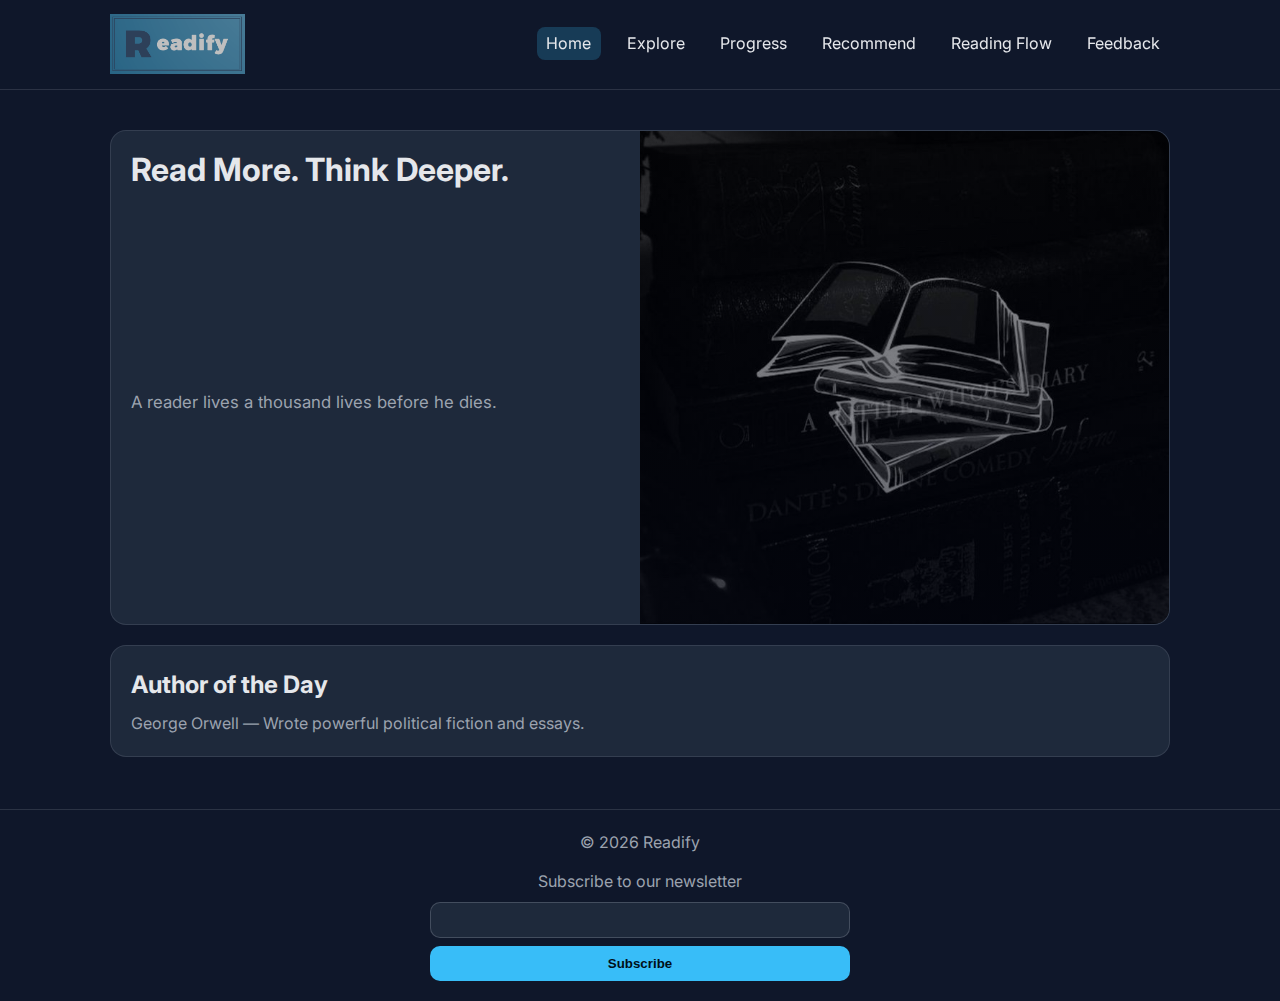
<file: index.html>
<!DOCTYPE html>
<html lang="en">
<head>
    <meta charset="UTF-8">
    <meta name="viewport" content="width=device-width, initial-scale=1.0">
    <title>Readify | Home</title>
    <meta name="description" content="Readify – discover books, track your reading progress, and build better reading habits.">

    <!-- CSS -->
    <link rel="preconnect" href="https://fonts.googleapis.com">
    <link rel="preconnect" href="https://fonts.gstatic.com" crossorigin>
    <link href="https://fonts.googleapis.com/css2?family=Inter:wght@400;600;700&display=swap" rel="stylesheet">

    <link rel="stylesheet" href="style.css">

    <!-- PWA -->
    <link rel="manifest" href="manifest.json">
</head>
<body>

    <header>
        <nav class="navbar">
            <a class="logo" href="index.html" aria-label="Readify Home">
                <img src="assets/images/logo.png" alt="Readify logo" class="logo-img">
            </a>



            <button class="hamburger" aria-label="Menu">
                ☰
            </button>

            <ul class="nav-links">
                <li><a href="index.html">Home</a></li>
                <li><a href="explore.html">Explore</a></li>
                <li><a href="progress.html">Progress</a></li>
                <li><a href="recommend.html">Recommend</a></li>
                <li><a href="flow.html">Reading Flow</a></li>
                <li><a href="feedback.html">Feedback</a></li>
            </ul>
        </nav>
    </header>

    <main>
        <section class="hero">
            <div class="hero-text">
                <h1>Read More. Think Deeper.</h1>
                <p id="quote">A reader lives a thousand lives before he dies.</p>
            </div>

            <div class="hero-image">
                <img src="assets/images/book.jpg" alt="Cozy reading atmosphere">
            </div>
        </section>

        <section class="author-day">
            <h2>Author of the Day</h2>
            <p id="author-name">Loading...</p>
        </section>
    </main>

    <footer>
        <p>&copy; 2026 Readify</p>

        <form id="newsletter-form">
            <label for="email">Subscribe to our newsletter</label>
            <input type="email" id="email" required>
            <button type="submit">Subscribe</button>
        </form>
    </footer>

    <!-- JS -->
    <script src="main.js"></script>
</body>
</html>
</file>
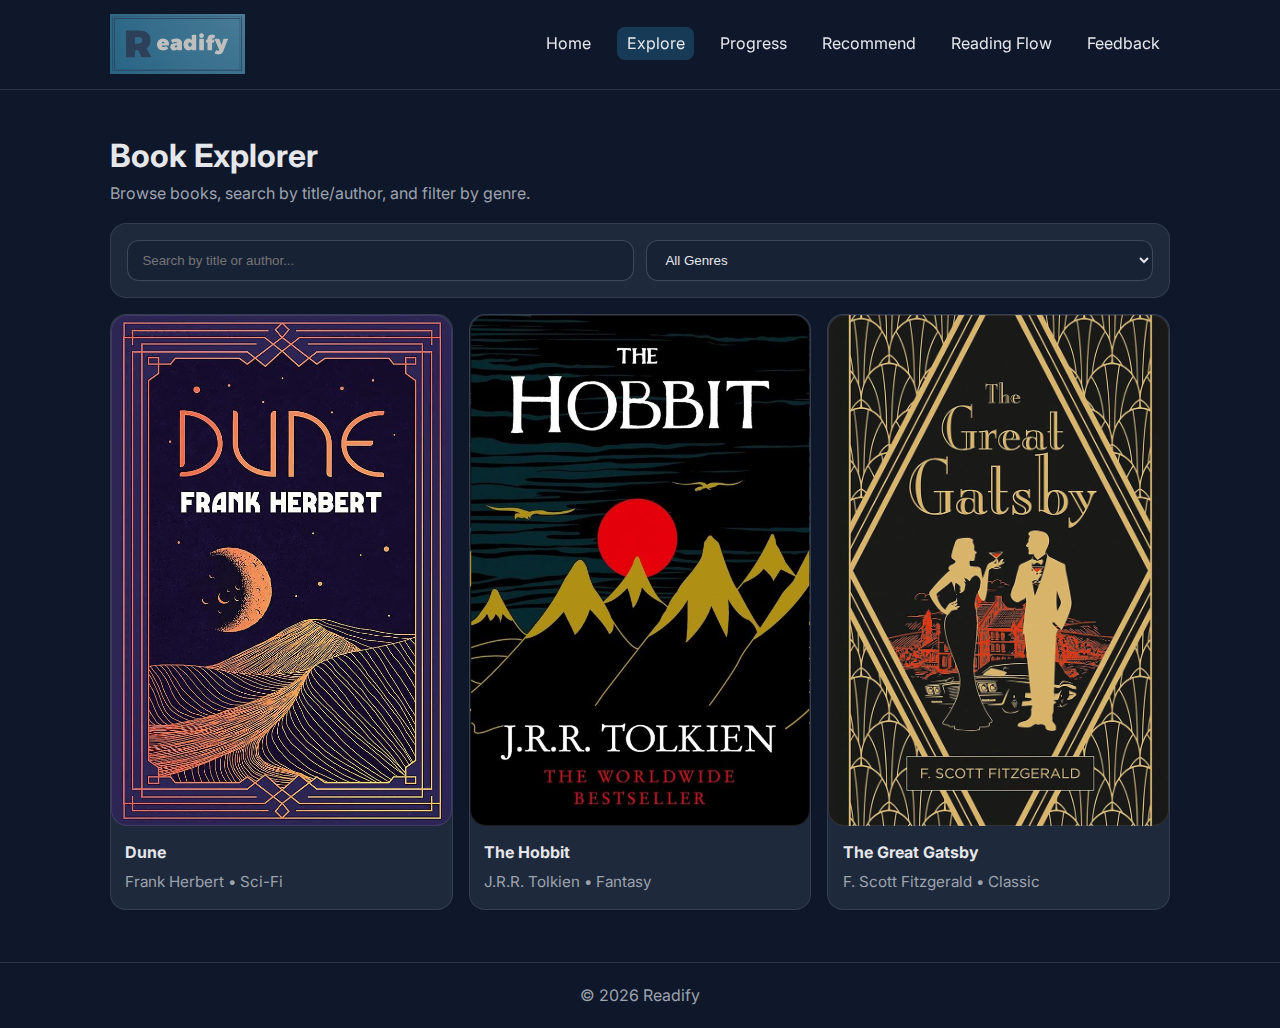
<file: explore.html>
<!DOCTYPE html>
<html lang="en">
<head>
    <meta charset="UTF-8">
    <meta name="viewport" content="width=device-width, initial-scale=1.0">
    <title>Readify | Book Explorer</title>

    <link rel="preconnect" href="https://fonts.googleapis.com">
    <link rel="preconnect" href="https://fonts.gstatic.com" crossorigin>
    <link href="https://fonts.googleapis.com/css2?family=Inter:wght@400;600;700&display=swap" rel="stylesheet">
    
    <link rel="stylesheet" href="style.css">
    <link rel="manifest" href="manifest.json">
</head>
<body>

    <header>
        <nav class="navbar">
            <a class="logo" href="index.html" aria-label="Readify Home">
                <img src="assets/images/logo.png" alt="Readify logo" class="logo-img">
            </a>


            <button class="hamburger" aria-label="Menu">
                ☰
            </button>

            <ul class="nav-links">
                <li><a href="index.html">Home</a></li>
                <li><a href="explore.html">Explore</a></li>
                <li><a href="progress.html">Progress</a></li>
                <li><a href="recommend.html">Recommend</a></li>
                <li><a href="flow.html">Reading Flow</a></li>
                <li><a href="feedback.html">Feedback</a></li>
            </ul>
        </nav>
    </header>


    <main>
    <section class="page-header">
        <h1>Book Explorer</h1>
        <p class="muted">Browse books, search by title/author, and filter by genre.</p>
    </section>

    <section class="controls">
        <h2 class="visually-hidden">Search and Filters</h2>
        <input id="searchInput" type="text" placeholder="Search by title or author..." aria-label="Search books">
        <select id="genreFilter" aria-label="Filter by genre">
        <option value="all">All Genres</option>
        </select>
    </section>

    <section id="bookGrid" class="grid">
        <h2 class="visually-hidden">Book Results</h2>
        <!-- Cards injected by JS -->
    </section>

    <!-- Modal -->
    <div id="bookModal" class="modal" aria-hidden="true">
        <div class="modal-content" role="dialog" aria-modal="true" aria-labelledby="modalTitle">
        <button id="closeModal" class="modal-close" aria-label="Close">✕</button>

        <h2 id="modalTitle">Title</h2>
        <p id="modalSynopsis" class="muted">Synopsis...</p>

        <h3>Prequels / Sequels</h3>
        <ul id="modalSeries"></ul>

        <h3>Ratings & Reviews</h3>
        <table class="table">
            <thead>
            <tr>
                <th>Source</th>
                <th>Rating</th>
                <th>Comment</th>
            </tr>
            </thead>
            <tbody id="modalRatings"></tbody>
        </table>
        </div>
    </div>
    </main>


    <footer>
        <p>&copy; 2026 Readify</p>
    </footer>

    <script src="main.js"></script>
</body>
</html>
</file>
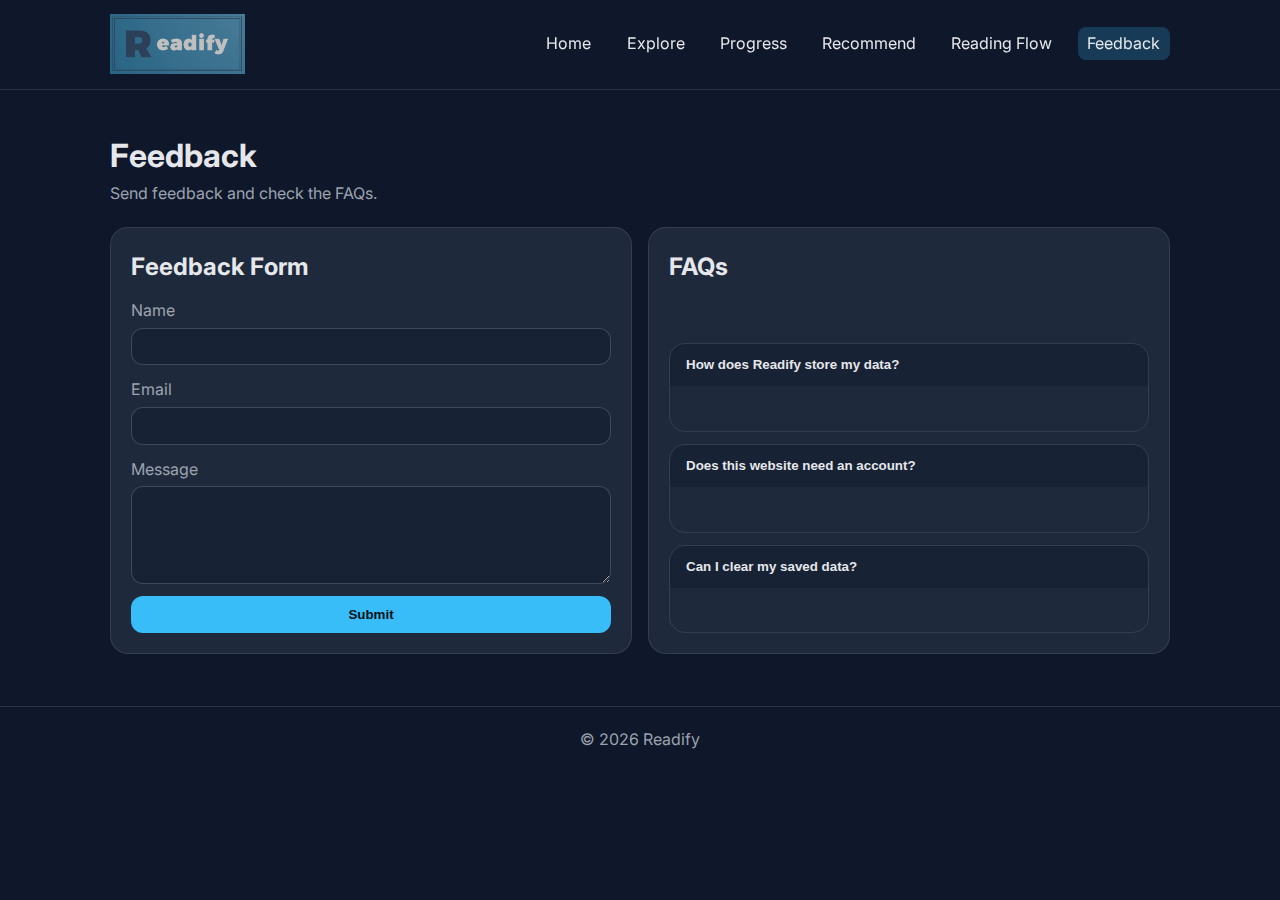
<file: feedback.html>
<!DOCTYPE html>
<html lang="en">
<head>
    <meta charset="UTF-8">
    <meta name="viewport" content="width=device-width, initial-scale=1.0">
    <title>Readify | Feedback</title>

    <link rel="preconnect" href="https://fonts.googleapis.com">
    <link rel="preconnect" href="https://fonts.gstatic.com" crossorigin>
    <link href="https://fonts.googleapis.com/css2?family=Inter:wght@400;600;700&display=swap" rel="stylesheet">

    <link rel="stylesheet" href="style.css">
    <link rel="manifest" href="manifest.json">
</head>
<body>

    <header>
        <nav class="navbar">
            <a class="logo" href="index.html" aria-label="Readify Home">
                <img src="assets/images/logo.png" alt="Readify logo" class="logo-img">
            </a>


            <button class="hamburger" aria-label="Menu">
                ☰
            </button>

            <ul class="nav-links">
                <li><a href="index.html">Home</a></li>
                <li><a href="explore.html">Explore</a></li>
                <li><a href="progress.html">Progress</a></li>
                <li><a href="recommend.html">Recommend</a></li>
                <li><a href="flow.html">Reading Flow</a></li>
                <li><a href="feedback.html">Feedback</a></li>
            </ul>
        </nav>
    </header>


    <main>
    <section class="page-header">
        <h1>Feedback</h1>
        <p class="muted">Send feedback and check the FAQs.</p>
    </section>

    <section class="feedback-grid">
        <div class="feedback-card">
        <h2>Feedback Form</h2>

        <form id="feedbackForm">
            <label>
            Name
            <input type="text" id="fbName" required>
            </label>

            <label>
            Email
            <input type="email" id="fbEmail" required>
            </label>

            <label>
            Message
            <textarea id="fbMessage" rows="5" required></textarea>
            </label>

            <button type="submit">Submit</button>
        </form>

        <p id="fbStatus" class="muted" style="display:none;"></p>
        </div>

        <div class="feedback-card">
        <h2>FAQs</h2>

        <div class="faq">
            <button class="faq-q" type="button">How does Readify store my data?</button>
            <div class="faq-a">
            <p class="muted">Your reading list and progress are saved locally in your browser using localStorage.</p>
            </div>
        </div>

        <div class="faq">
            <button class="faq-q" type="button">Does this website need an account?</button>
            <div class="faq-a">
            <p class="muted">No account is required. This is a lightweight client-side application.</p>
            </div>
        </div>

        <div class="faq">
            <button class="faq-q" type="button">Can I clear my saved data?</button>
            <div class="faq-a">
            <p class="muted">Yes. You can clear browser storage or use the “Clear Completed” option on Reading Flow.</p>
            </div>
        </div>
        </div>
    </section>
    </main>


    <footer>
        <p>&copy; 2026 Readify</p>
    </footer>

    <script src="main.js"></script>
</body>
</html>
</file>
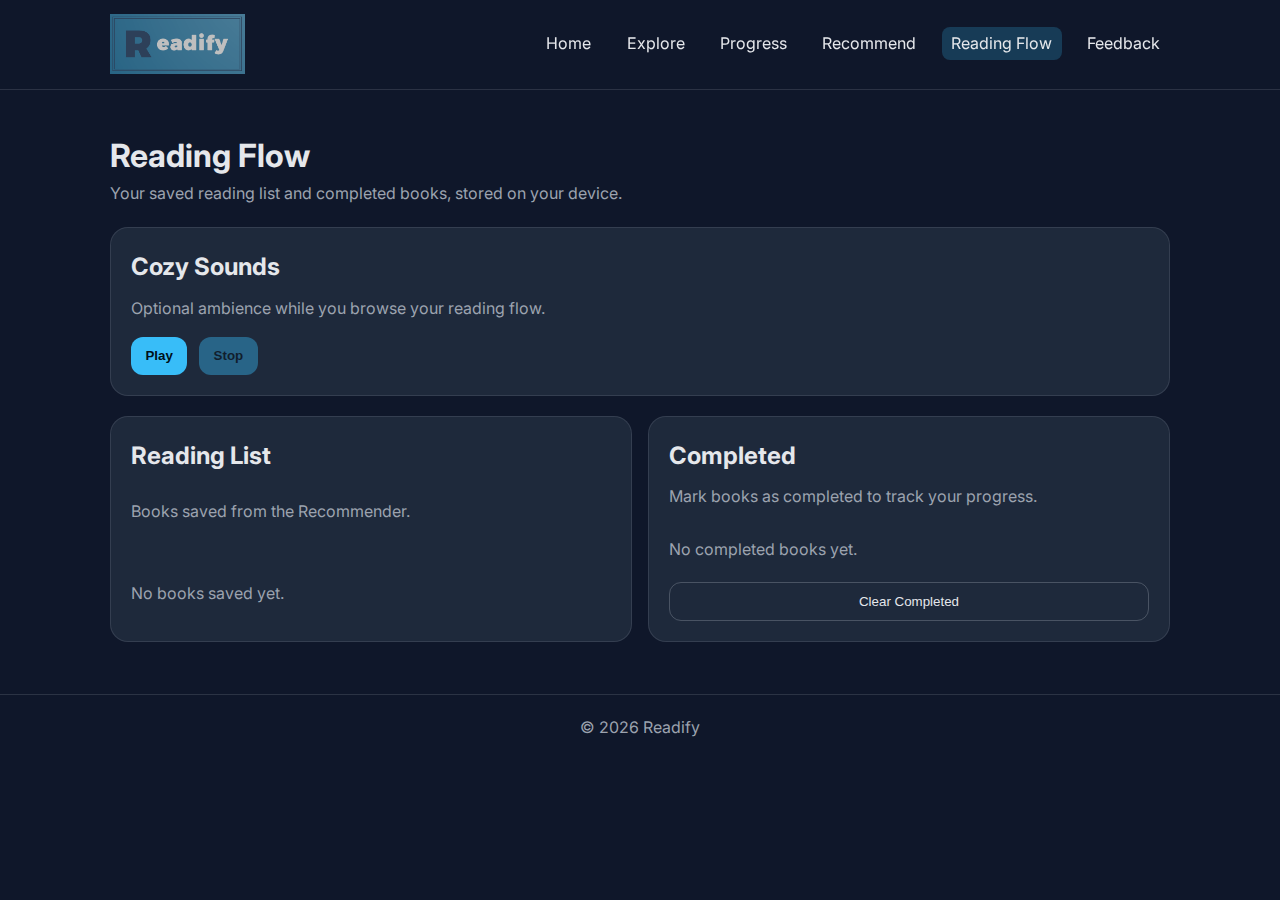
<file: flow.html>
<!DOCTYPE html>
<html lang="en">
<head>
    <meta charset="UTF-8">
    <meta name="viewport" content="width=device-width, initial-scale=1.0">
    <title>Readify | Reading Flow</title>

    <link rel="preconnect" href="https://fonts.googleapis.com">
    <link rel="preconnect" href="https://fonts.gstatic.com" crossorigin>
    <link href="https://fonts.googleapis.com/css2?family=Inter:wght@400;600;700&display=swap" rel="stylesheet">

    <link rel="stylesheet" href="style.css">
    <link rel="manifest" href="manifest.json">
</head>
<body>

    <header>
        <nav class="navbar">
            <a class="logo" href="index.html" aria-label="Readify Home">
                <img src="assets/images/logo.png" alt="Readify logo" class="logo-img">
            </a>


            <button class="hamburger" aria-label="Menu">
                ☰
            </button>

            <ul class="nav-links">
                <li><a href="index.html">Home</a></li>
                <li><a href="explore.html">Explore</a></li>
                <li><a href="progress.html">Progress</a></li>
                <li><a href="recommend.html">Recommend</a></li>
                <li><a href="flow.html">Reading Flow</a></li>
                <li><a href="feedback.html">Feedback</a></li>
            </ul>
        </nav>
    </header>


    <main>
    <section class="page-header">
        <h1>Reading Flow</h1>
        <p class="muted">Your saved reading list and completed books, stored on your device.</p>
    </section>

    <section class="sound-card">
        <h2>Cozy Sounds</h2>
        <p class="muted">Optional ambience while you browse your reading flow.</p>

        <div class="sound-buttons">
            <button type="button" id="playCozy">Play</button>
            <button type="button" id="stopCozy" disabled>Stop</button>
        </div>

        <audio id="cozyAudio" loop preload="auto">
            <source src="assets/sounds/light-rain.mp3" type="audio/mpeg">
        </audio>
    </section>


    <section class="flow-grid">
        <div class="flow-card">
        <h2>Reading List</h2>
        <p class="muted">Books saved from the Recommender.</p>

        <ul id="readingList" class="flow-list"></ul>
        <p id="emptyReading" class="muted">No books saved yet.</p>
        </div>

        <div class="flow-card">
        <h2>Completed</h2>
        <p class="muted">Mark books as completed to track your progress.</p>

        <ul id="completedList" class="flow-list"></ul>
        <p id="emptyCompleted" class="muted">No completed books yet.</p>

        <button id="clearCompleted" type="button" class="danger-btn">Clear Completed</button>
        </div>
    </section>
    </main>


    <footer>
        <p>&copy; 2026 Readify</p>
    </footer>

    <script src="main.js"></script>
</body>
</html>
</file>
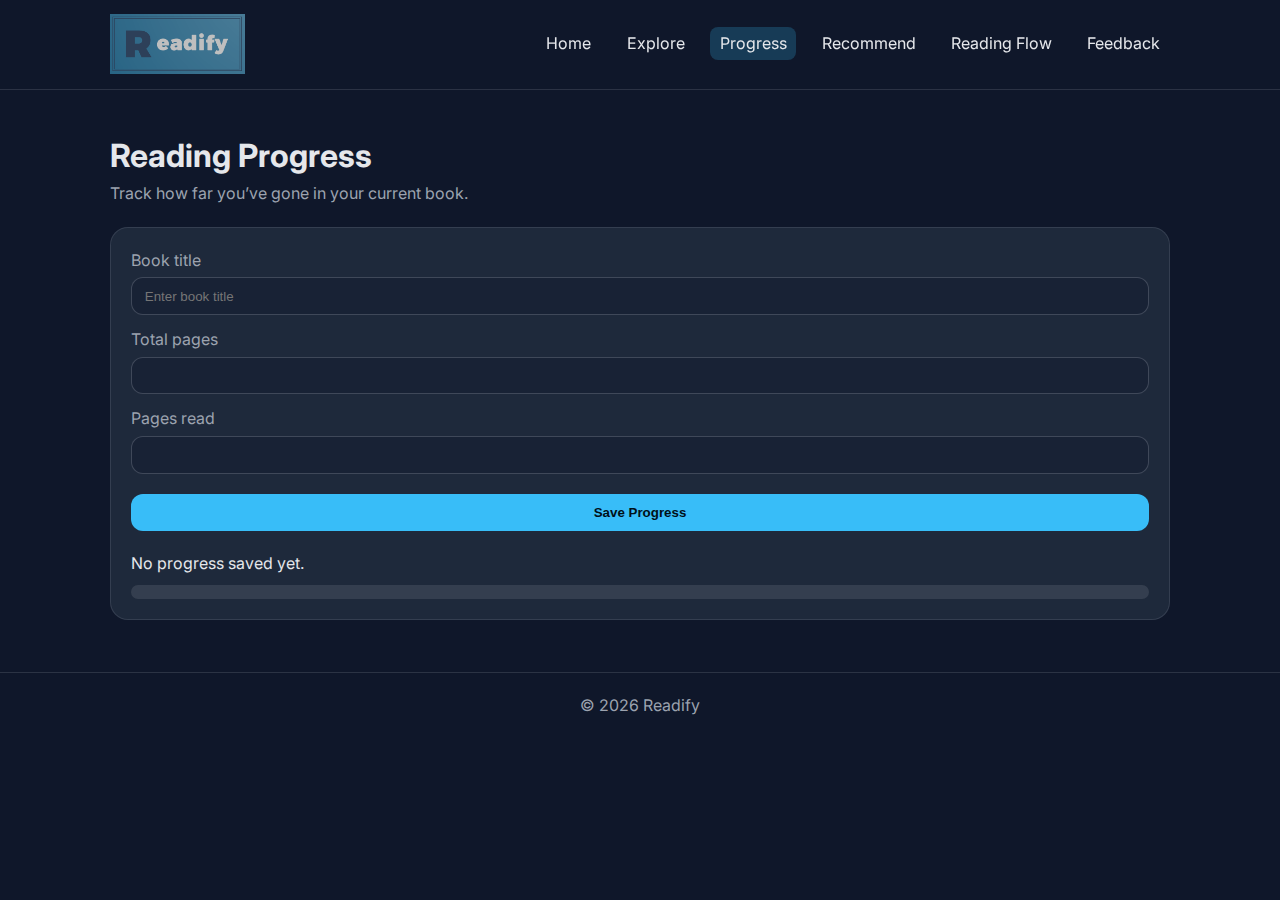
<file: progress.html>
<!DOCTYPE html>
<html lang="en">
<head>
    <meta charset="UTF-8">
    <meta name="viewport" content="width=device-width, initial-scale=1.0">
    <title>Readify | Reading Progress Tracker</title>

    <link rel="preconnect" href="https://fonts.googleapis.com">
    <link rel="preconnect" href="https://fonts.gstatic.com" crossorigin>
    <link href="https://fonts.googleapis.com/css2?family=Inter:wght@400;600;700&display=swap" rel="stylesheet">

    <link rel="stylesheet" href="style.css">
    <link rel="manifest" href="manifest.json">
</head>
<body>

    <header>
        <nav class="navbar">
            <a class="logo" href="index.html" aria-label="Readify Home">
                <img src="assets/images/logo.png" alt="Readify logo" class="logo-img">
            </a>


            <button class="hamburger" aria-label="Menu">
                ☰
            </button>

            <ul class="nav-links">
                <li><a href="index.html">Home</a></li>
                <li><a href="explore.html">Explore</a></li>
                <li><a href="progress.html">Progress</a></li>
                <li><a href="recommend.html">Recommend</a></li>
                <li><a href="flow.html">Reading Flow</a></li>
                <li><a href="feedback.html">Feedback</a></li>
            </ul>
        </nav>
    </header>


    <main>
    <section class="page-header">
        <h1>Reading Progress</h1>
        <p class="muted">Track how far you’ve gone in your current book.</p>
    </section>

    <section class="progress-card">
        <h2 class="visually-hidden">Reading Progress</h2>
        <form id="progress-form">
        <label>
            Book title
            <input type="text" id="book-title" placeholder="Enter book title" required>
        </label>

        <label>
            Total pages
            <input type="number" id="total-pages" min="1" required>
        </label>

        <label>
            Pages read
            <input type="number" id="pages-read" min="0" required>
        </label>

        <button type="submit">Save Progress</button>
        </form>

        <div class="progress-output">
        <p id="progress-text">No progress saved yet.</p>
        <div class="progress-bar">
            <div id="progress-fill"></div>
        </div>
        </div>
    </section>
    </main>


    <footer>
        <p>&copy; 2026 Readify</p>
    </footer>

    <script src="main.js"></script>
</body>
</html>
</file>
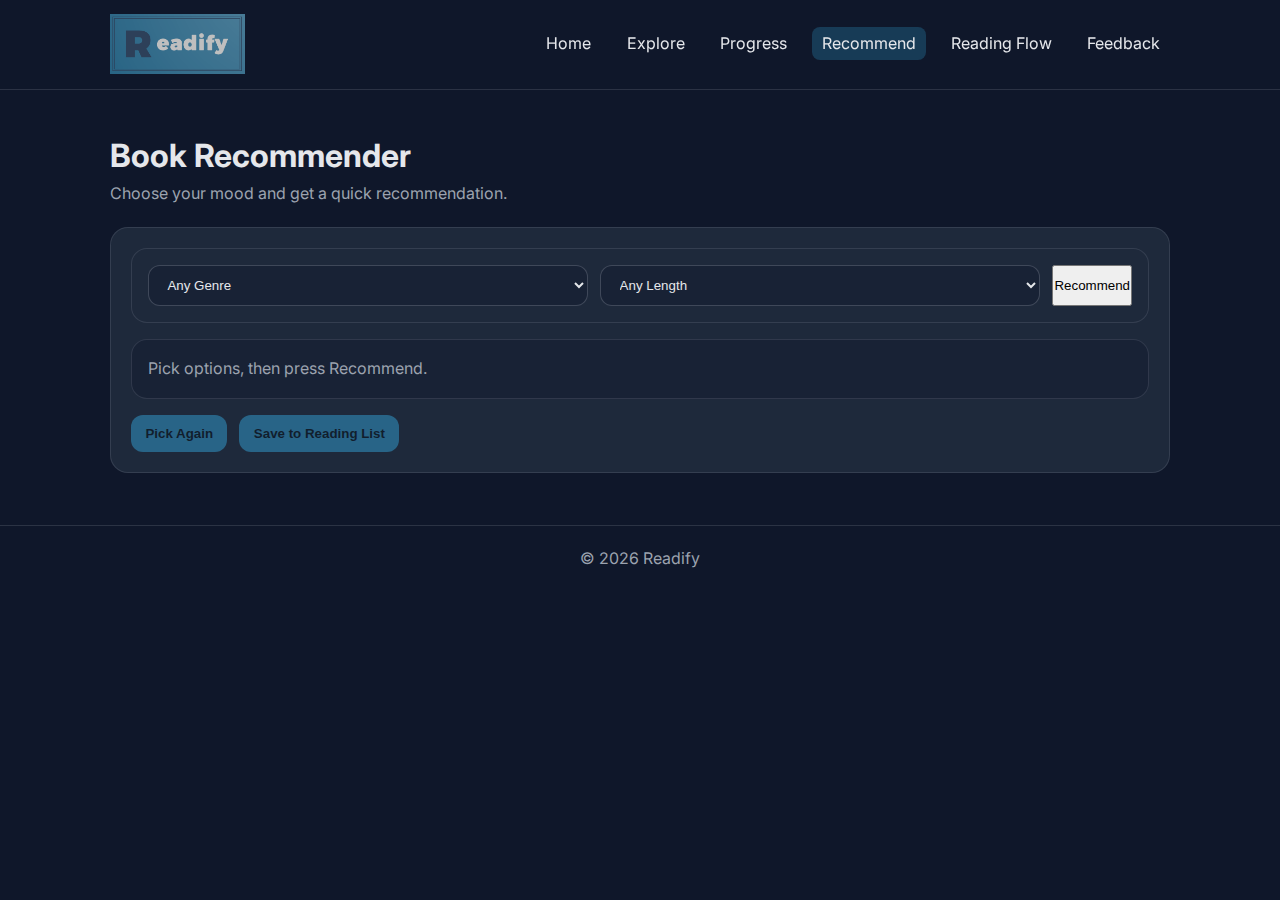
<file: recommend.html>
<!DOCTYPE html>
<html lang="en">
<head>
    <meta charset="UTF-8">
    <meta name="viewport" content="width=device-width, initial-scale=1.0">
    <title>Readify | Book Recommender</title>

    <link rel="preconnect" href="https://fonts.googleapis.com">
    <link rel="preconnect" href="https://fonts.gstatic.com" crossorigin>
    <link href="https://fonts.googleapis.com/css2?family=Inter:wght@400;600;700&display=swap" rel="stylesheet">

    <link rel="stylesheet" href="style.css">
    <link rel="manifest" href="manifest.json">
</head>
<body>

    <header>
        <nav class="navbar">
            <a class="logo" href="index.html" aria-label="Readify Home">
                <img src="assets/images/logo.png" alt="Readify logo" class="logo-img">
            </a>


            <button class="hamburger" aria-label="Menu">
                ☰
            </button>

            <ul class="nav-links">
                <li><a href="index.html">Home</a></li>
                <li><a href="explore.html">Explore</a></li>
                <li><a href="progress.html">Progress</a></li>
                <li><a href="recommend.html">Recommend</a></li>
                <li><a href="flow.html">Reading Flow</a></li>
                <li><a href="feedback.html">Feedback</a></li>
            </ul>
        </nav>
</header>


    <main>
    <section class="page-header">
        <h1>Book Recommender</h1>
        <p class="muted">Choose your mood and get a quick recommendation.</p>
    </section>

    <section class="recommend-card">
        <h2 class="visually-hidden">Recommended Book</h2>
        <div class="controls">
        <select id="recGenre" aria-label="Select genre">
            <option value="all">Any Genre</option>
            <option value="Sci-Fi">Sci-Fi</option>
            <option value="Fantasy">Fantasy</option>
            <option value="Classic">Classic</option>
        </select>

        <select id="recLength" aria-label="Select length">
            <option value="any">Any Length</option>
            <option value="short">Short</option>
            <option value="medium">Medium</option>
            <option value="long">Long</option>
        </select>

        <button id="recBtn" type="button">Recommend</button>
        </div>

        <div id="recResult" class="rec-result">
        <p class="muted">Pick options, then press Recommend.</p>
        </div>

        <div class="rec-actions">
        <button id="againBtn" type="button" disabled>Pick Again</button>
        <button id="saveBtn" type="button" disabled>Save to Reading List</button>
        </div>
    </section>
    </main>


    <footer>
        <p>&copy; 2026 Readify</p>
    </footer>

    <script src="main.js"></script>
</body>
</html>
</file>
<file: style.css>
/* =========================
   Readify - Global Styles
   Dark Theme Palette
   ========================= */

:root{
    --bg: #0F172A;          /* page background */
    --surface: #1E293B;     /* cards/sections */
    --text: #E5E7EB;        /* main text */
    --muted: #9CA3AF;       /* secondary text */
    --accent: #38BDF8;      /* buttons/links/highlights */
}

*{
    margin: 0;
    padding: 0;
    box-sizing: border-box;
}

html{
    scroll-behavior: smooth;
}

body{
    background: var(--bg);
    color: var(--text);
    font-family: "Inter", Arial, sans-serif;
    line-height: 1.6;
}

/* Links */
a{
    color: var(--accent);
    text-decoration: none;
}
a:hover{
    text-decoration: underline;
}

/* Basic page spacing */
main{
    padding: 1.25rem;
    max-width: 1100px;
    margin: 0 auto;
}

/* =========================
   Navbar
   ========================= */

header{
    position: sticky;
    top: 0;
    z-index: 50;
    background: rgba(15, 23, 42, 0.9);
    backdrop-filter: blur(8px);
    border-bottom: 1px solid rgba(156, 163, 175, 0.2);
}

.navbar{
    max-width: 1100px;
    margin: 0 auto;
    padding: 0.9rem 1.25rem;

    display: flex;
    align-items: center;
    justify-content: space-between;
    gap: 1rem;
}

.logo{
    font-weight: 700;
    letter-spacing: 0.5px;
    color: var(--text);
}

.nav-links{
    list-style: none;
    display: flex;
    gap: 1rem;
}

.nav-links a{
    color: var(--text);
    padding: 0.4rem 0.6rem;
    border-radius: 8px;
    transition: background 0.2s ease, transform 0.2s ease;
}

.nav-links a.active{
    background: rgba(56, 189, 248, 0.22);
    text-decoration: none;
}

.nav-links a:hover{
    background: rgba(56, 189, 248, 0.15);
    text-decoration: none;
    transform: translateY(-1px);
}

/* Hamburger (hidden on desktop) */
.hamburger{
    display: none;
    background: transparent;
    border: 1px solid rgba(156, 163, 175, 0.35);
    color: var(--text);
    border-radius: 10px;
    padding: 0.4rem 0.6rem;
    font-size: 1.1rem;
    cursor: pointer;
}

/* =========================
   Footer
   ========================= */

footer{
    margin-top: 2rem;
    padding: 1.25rem;
    border-top: 1px solid rgba(156, 163, 175, 0.2);
    color: var(--muted);
    text-align: center;
}

footer form{
    margin-top: 0.8rem;
    display: grid;
    gap: 0.5rem;
    max-width: 420px;
    margin-left: auto;
    margin-right: auto;
}

footer input{
    padding: 0.6rem 0.8rem;
    border-radius: 10px;
    border: 1px solid rgba(156, 163, 175, 0.3);
    background: var(--surface);
    color: var(--text);
}

footer button{
    padding: 0.6rem 0.8rem;
    border-radius: 10px;
    border: none;
    background: var(--accent);
    color: #001018;
    font-weight: 700;
    cursor: pointer;
    transition: transform 0.15s ease;
}
footer button:hover{
    transform: translateY(-1px);
}

/* =========================
   Home page hero (basic)
   ========================= */

.hero{
    margin-top: 1.25rem;
    background: var(--surface);
    border: 1px solid rgba(156, 163, 175, 0.18);
    border-radius: 16px;
    overflow: hidden;

    display: grid;
    grid-template-columns: 1fr 1fr;
    min-height: 280px;
}

.hero-text{
    padding: 1.25rem;
    display: grid;
    gap: 0.75rem;
}

.hero-text h1{
    line-height: 1.2;
}

#quote{
    color: var(--muted);
    font-size: 1.05rem;
}

.hero-image{
  position: relative;
  overflow: hidden;
}

.hero-image img{
  width: 100%;
  height: 100%;
  object-fit: cover;
  display: block;
}

.hero-image::after{
  content: "";
  position: absolute;
  inset: 0;
  background: linear-gradient(
    to bottom,
    rgba(2,6,23,0.15),
    rgba(2,6,23,0.45)
  );
}

/* Author section */
.author-day{
    margin-top: 1.25rem;
    padding: 1.25rem;
    background: var(--surface);
    border: 1px solid rgba(156, 163, 175, 0.18);
    border-radius: 16px;
}

#author-name{
    margin-top: 0.4rem;
    color: var(--muted);
}

/* =========================
   Responsive (Mobile)
   ========================= */

@media (max-width: 820px){
    .hamburger{
        display: inline-block;
    }

    .nav-links{
        display: none; /* will be toggled by JS */
        position: absolute;
        top: 64px;
        right: 1rem;
        background: var(--surface);
        border: 1px solid rgba(156, 163, 175, 0.18);
        border-radius: 14px;
        padding: 0.75rem;
        flex-direction: column;
        width: min(240px, 92vw);
    }

    .nav-links.show{
        display: flex;
        animation: pop 0.18s ease;
    }

    .hero{
        grid-template-columns: 1fr;
    }

    .hero-image{
        min-height: 180px;
    }
}

@keyframes pop{
    from{ transform: translateY(-6px); opacity: 0; }
    to{ transform: translateY(0); opacity: 1; }
}


/* =========================
   Explorer page
   ========================= */
.page-header{
  margin-top: 1.25rem;
  margin-bottom: 1rem;
}
.muted{
  color: var(--muted);
}

.controls{
  display: flex;
  gap: 0.75rem;
  flex-wrap: wrap;
  background: var(--surface);
  border: 1px solid rgba(156, 163, 175, 0.18);
  border-radius: 16px;
  padding: 1rem;
}

.controls input, .controls select{
  flex: 1;
  min-width: 220px;
  padding: 0.7rem 0.9rem;
  border-radius: 12px;
  border: 1px solid rgba(156, 163, 175, 0.3);
  background: rgba(15, 23, 42, 0.35);
  color: var(--text);
}

.grid{
  margin-top: 1rem;
  display: grid;
  grid-template-columns: repeat(3, 1fr);
  gap: 1rem;
}

.card{
  background: var(--surface);
  border: 1px solid rgba(156, 163, 175, 0.18);
  border-radius: 16px;
  overflow: hidden;
  cursor: pointer;
  transition: transform 0.18s ease, border-color 0.18s ease;
}

.card:hover{
  transform: translateY(-3px);
  border-color: rgba(56, 189, 248, 0.4);
}

.card-img{
  width: 100%;
  aspect-ratio: 2 / 3;
  background-size: cover;
  background-position: center;
  border-radius: 16px;
  border: 1px solid rgba(156,163,175,0.18);
}

.book-cover{
  filter: brightness(0.9) contrast(1.05);
}

.card-body{
  padding: 0.9rem;
  display: grid;
  gap: 0.25rem;
}

.card-title{
  font-weight: 700;
}

.card-meta{
  color: var(--muted);
  font-size: 0.95rem;
}

/* Table */
.table{
  width: 100%;
  border-collapse: collapse;
  margin-top: 0.5rem;
  overflow: hidden;
  border-radius: 12px;
}
.table th, .table td{
  padding: 0.6rem 0.7rem;
  border-bottom: 1px solid rgba(156, 163, 175, 0.15);
}
.table th{
  text-align: left;
  color: var(--text);
  background: rgba(15, 23, 42, 0.35);
}
.table td{
  color: var(--muted);
}

/* Modal */
.modal{
  position: fixed;
  inset: 0;
  display: none;
  align-items: center;
  justify-content: center;
  padding: 1rem;
  background: rgba(0,0,0,0.6);
}
.modal.show{
  display: flex;
}
.modal-content{
  width: min(900px, 100%);
  max-height: 85vh;
  overflow: auto;
  background: var(--surface);
  border: 1px solid rgba(156, 163, 175, 0.18);
  border-radius: 18px;
  padding: 1.2rem;
  position: relative;
}
.modal-close{
  position: absolute;
  top: 12px;
  right: 12px;
  background: transparent;
  border: 1px solid rgba(156, 163, 175, 0.35);
  color: var(--text);
  border-radius: 12px;
  padding: 0.35rem 0.55rem;
  cursor: pointer;
}

/* Responsive grid */
@media (max-width: 980px){
  .grid{ grid-template-columns: repeat(2, 1fr); }
}
@media (max-width: 640px){
  .grid{ grid-template-columns: 1fr; }
}


/* =========================
   Progress Page
   ========================= */

.progress-card{
  margin-top: 1.25rem;
  background: var(--surface);
  border: 1px solid rgba(156, 163, 175, 0.18);
  border-radius: 18px;
  padding: 1.25rem;
  display: grid;
  gap: 1.25rem;
}

.progress-card form{
  display: grid;
  gap: 0.75rem;
}

.progress-card label{
  display: grid;
  gap: 0.25rem;
  color: var(--muted);
}

.progress-card input{
  padding: 0.65rem 0.8rem;
  border-radius: 12px;
  border: 1px solid rgba(156, 163, 175, 0.3);
  background: rgba(15, 23, 42, 0.35);
  color: var(--text);
}

.progress-card button{
  margin-top: 0.5rem;
  padding: 0.7rem;
  border-radius: 12px;
  border: none;
  background: var(--accent);
  color: #001018;
  font-weight: 700;
  cursor: pointer;
}

.progress-output{
  display: grid;
  gap: 0.5rem;
}

.progress-bar{
  width: 100%;
  height: 14px;
  background: rgba(255,255,255,0.1);
  border-radius: 999px;
  overflow: hidden;
}

#progress-fill{
  height: 100%;
  width: 0%;
  background: var(--accent);
  transition: width 0.4s ease;
}


/* =========================
   Recommend Page
   ========================= */
.recommend-card{
  margin-top: 1.25rem;
  background: var(--surface);
  border: 1px solid rgba(156, 163, 175, 0.18);
  border-radius: 18px;
  padding: 1.25rem;
  display: grid;
  gap: 1rem;
}

.rec-result{
  background: rgba(15, 23, 42, 0.35);
  border: 1px solid rgba(156, 163, 175, 0.18);
  border-radius: 16px;
  padding: 1rem;
}

.rec-card{
  display: grid;
  gap: 0.25rem;
}
.rec-title{
  font-weight: 800;
  font-size: 1.2rem;
}
.rec-meta{
  color: var(--muted);
}

.rec-actions{
  display: flex;
  gap: 0.75rem;
  flex-wrap: wrap;
}

.rec-actions button{
  padding: 0.7rem 0.9rem;
  border-radius: 12px;
  border: none;
  background: var(--accent);
  color: #001018;
  font-weight: 800;
  cursor: pointer;
}

.rec-actions button:disabled{
  opacity: 0.4;
  cursor: not-allowed;
}


/* =========================
   Reading Flow Page
   ========================= */
.flow-grid{
  margin-top: 1.25rem;
  display: grid;
  grid-template-columns: 1fr 1fr;
  gap: 1rem;
}

.flow-card{
  background: var(--surface);
  border: 1px solid rgba(156, 163, 175, 0.18);
  border-radius: 18px;
  padding: 1.25rem;
  display: grid;
  gap: 0.6rem;
}

.flow-list{
  list-style: none;
  display: grid;
  gap: 0.6rem;
  margin-top: 0.5rem;
}

.flow-item{
  background: rgba(15, 23, 42, 0.35);
  border: 1px solid rgba(156, 163, 175, 0.18);
  border-radius: 16px;
  padding: 0.8rem;
  display: grid;
  gap: 0.35rem;
}

.flow-item strong{
  font-size: 1.05rem;
}

.flow-item .muted{
  font-size: 0.95rem;
}

.flow-actions{
  display: flex;
  gap: 0.5rem;
  flex-wrap: wrap;
  margin-top: 0.4rem;
}

.flow-actions button{
  padding: 0.55rem 0.8rem;
  border-radius: 12px;
  border: none;
  background: var(--accent);
  color: #001018;
  font-weight: 800;
  cursor: pointer;
}

.danger-btn{
  margin-top: 0.6rem;
  background: transparent;
  border: 1px solid rgba(156, 163, 175, 0.35);
  color: var(--text);
  padding: 0.7rem 0.9rem;
  border-radius: 12px;
  cursor: pointer;
}

@media (max-width: 900px){
  .flow-grid{
    grid-template-columns: 1fr;
  }
}


/* =========================
   Feedback Page
   ========================= */
.feedback-grid{
  margin-top: 1.25rem;
  display: grid;
  grid-template-columns: 1fr 1fr;
  gap: 1rem;
}

.feedback-card{
  background: var(--surface);
  border: 1px solid rgba(156, 163, 175, 0.18);
  border-radius: 18px;
  padding: 1.25rem;
  display: grid;
  gap: 0.75rem;
}

#feedbackForm{
  display: grid;
  gap: 0.75rem;
}

#feedbackForm label{
  display: grid;
  gap: 0.25rem;
  color: var(--muted);
}

#feedbackForm input,
#feedbackForm textarea{
  padding: 0.65rem 0.8rem;
  border-radius: 12px;
  border: 1px solid rgba(156, 163, 175, 0.3);
  background: rgba(15, 23, 42, 0.35);
  color: var(--text);
}

#feedbackForm button{
  padding: 0.7rem;
  border-radius: 12px;
  border: none;
  background: var(--accent);
  color: #001018;
  font-weight: 800;
  cursor: pointer;
}

/* FAQ Accordion */
.faq{
  border: 1px solid rgba(156, 163, 175, 0.18);
  border-radius: 16px;
  overflow: hidden;
}

.faq-q{
  width: 100%;
  text-align: left;
  padding: 0.85rem 1rem;
  background: rgba(15, 23, 42, 0.35);
  color: var(--text);
  border: none;
  cursor: pointer;
  font-weight: 700;
}

.faq-a{
  display: none;
  padding: 0.85rem 1rem;
}

.faq.open .faq-a{
  display: block;
}

@media (max-width: 900px){
  .feedback-grid{
    grid-template-columns: 1fr;
  }
}


.visually-hidden{
  position: absolute;
  width: 1px;
  height: 1px;
  padding: 0;
  margin: -1px;
  overflow: hidden;
  clip: rect(0,0,0,0);
  white-space: nowrap;
  border: 0;
}


/* =========================
   Cozy Sounds (Reading Flow)
   ========================= */
.sound-card{
  margin-top: 1.25rem;
  background: var(--surface);
  border: 1px solid rgba(156, 163, 175, 0.18);
  border-radius: 18px;
  padding: 1.25rem;
  display: grid;
  gap: 0.6rem;
}

.sound-buttons{
  display: flex;
  gap: 0.75rem;
  flex-wrap: wrap;
  margin-top: 0.4rem;
}

.sound-buttons button{
  padding: 0.7rem 0.9rem;
  border-radius: 12px;
  border: none;
  background: var(--accent);
  color: #001018;
  font-weight: 800;
  cursor: pointer;
}

.sound-buttons button:disabled{
  opacity: 0.4;
  cursor: not-allowed;
}


/* =========================
   Main Logo (Image Only)
   ========================= */
.logo{
  display: flex;
  align-items: center;
  text-decoration: none;
}

.logo-img{
  height: 60px;      /* adjust size here */
  width: auto;
  object-fit: contain;
}

.book-cover{
  width: 100%;
  height: 180px;
  object-fit: cover;
  border-radius: 16px;
  margin-bottom: 0.75rem;
  border: 1px solid rgba(156,163,175,0.18);
  display: block;
}
.book-cover{
  filter: brightness(0.9) contrast(1.05);
}
</file>
